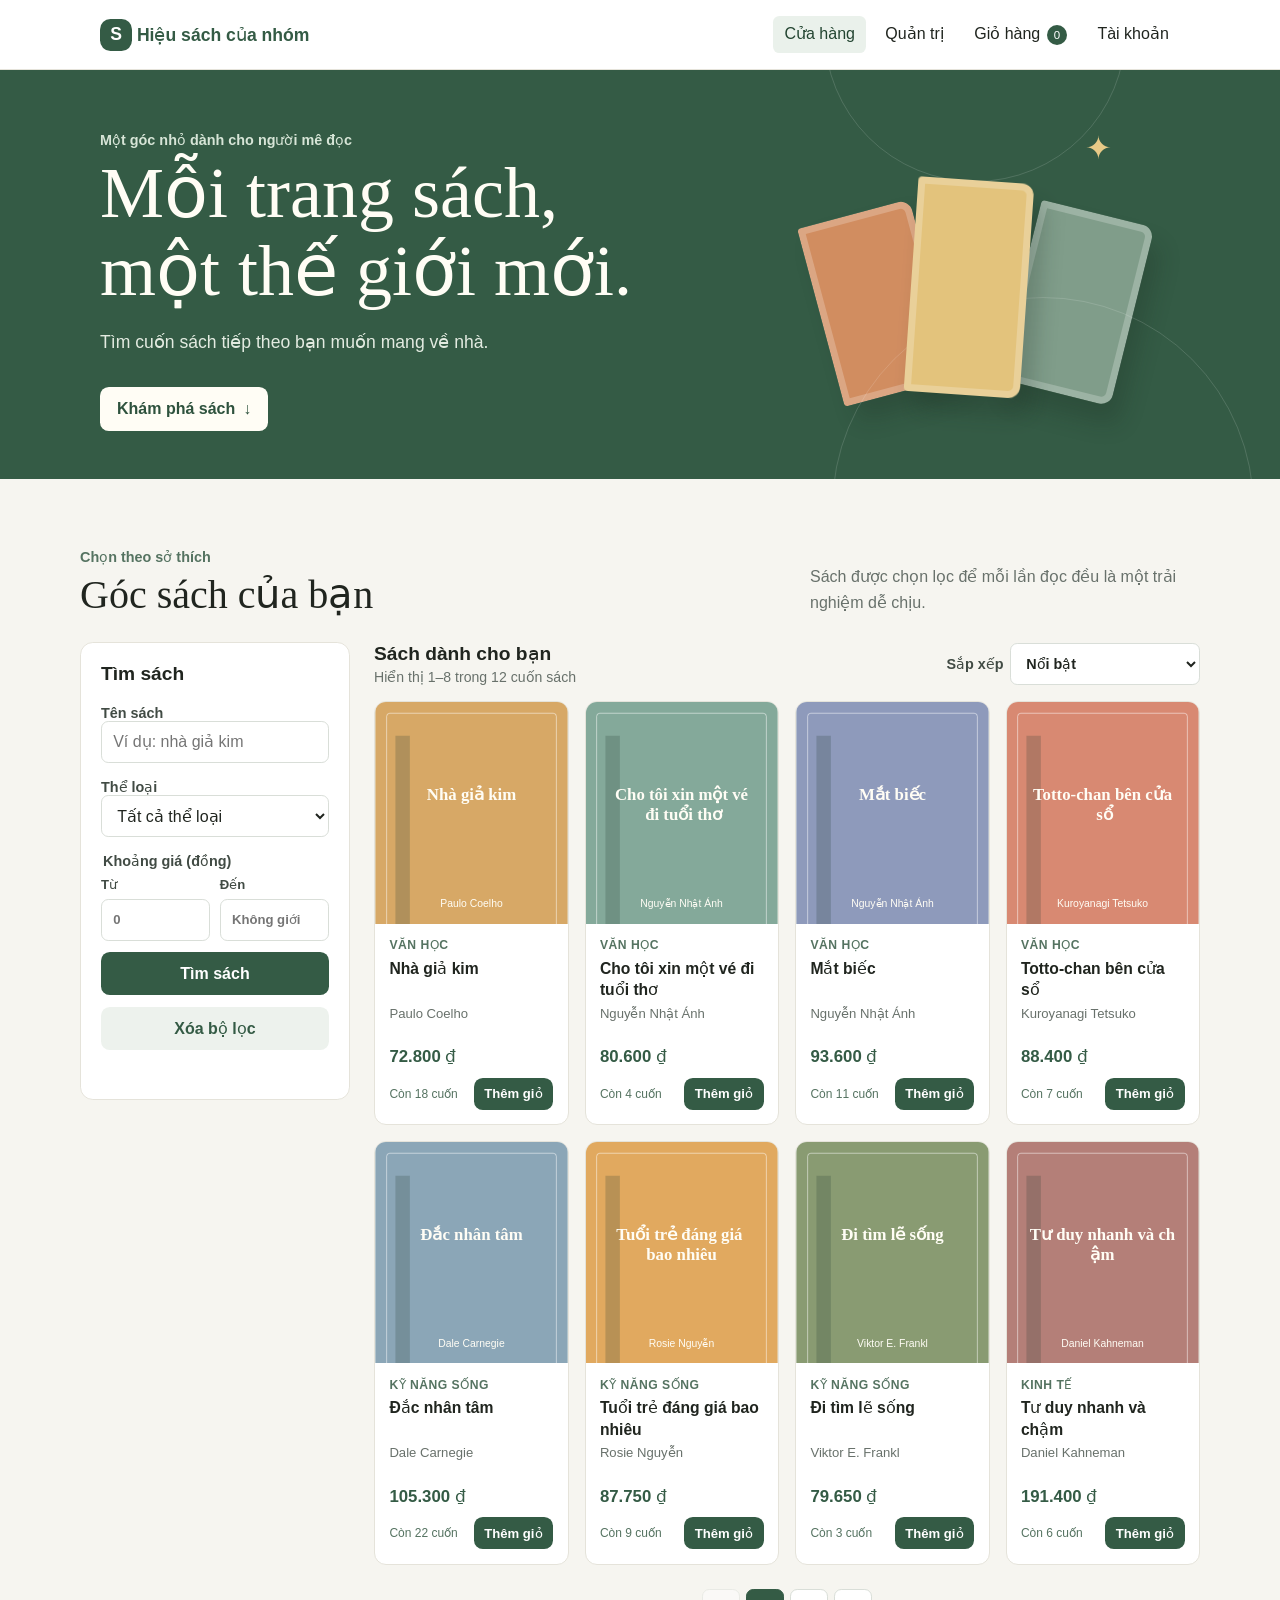
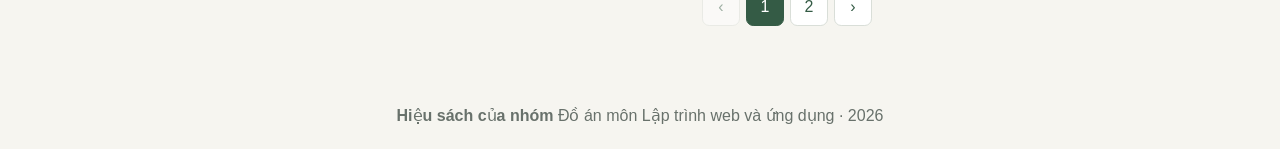
<file: index.html>
<!doctype html>
<html lang="vi">
<head>
  <meta charset="utf-8">
  <meta name="viewport" content="width=device-width, initial-scale=1">
  <meta name="description" content="Khám phá sách hay, tìm theo thể loại và chọn cuốn sách phù hợp tại hiệu sách của nhóm.">
  <title>Cửa hàng sách | Hiệu sách của nhóm</title>
  <link rel="stylesheet" href="css/styles.css">
  <script src="js/data.js" defer></script>
  <script src="js/storage.js" defer></script>
  <script src="js/app.js" defer></script>
  <script src="js/storefront.js" defer></script>
</head>
<body>
  <header class="site-header">
    <a class="brand" href="index.html"><span class="brand-mark" aria-hidden="true">S</span> Hiệu sách của nhóm</a>
    <nav aria-label="Điều hướng chính">
      <a href="index.html" aria-current="page">Cửa hàng</a>
      <a href="admin.html">Quản trị</a>
      <a href="cart.html">Giỏ hàng <span class="cart-count" data-cart-count>0</span></a>
      <a href="account.html">Tài khoản</a>
    </nav>
  </header>
  <main>
    <section class="store-hero">
      <div class="store-hero__content">
        <p class="eyebrow">Một góc nhỏ dành cho người mê đọc</p>
        <h1>Mỗi trang sách,<br>một thế giới mới.</h1>
        <p>Tìm cuốn sách tiếp theo bạn muốn mang về nhà.</p>
        <a class="button button--light" href="#book-list">Khám phá sách <span aria-hidden="true">↓</span></a>
      </div>
      <div class="store-hero__art" aria-hidden="true">
        <span class="hero-book hero-book--one"></span>
        <span class="hero-book hero-book--two"></span>
        <span class="hero-book hero-book--three"></span>
        <span class="hero-spark">✦</span>
      </div>
    </section>

    <section class="page store-content" id="book-list">
      <div class="section-heading">
        <div>
          <p class="eyebrow">Chọn theo sở thích</p>
          <h2>Góc sách của bạn</h2>
        </div>
        <p class="muted">Sách được chọn lọc để mỗi lần đọc đều là một trải nghiệm dễ chịu.</p>
      </div>

      <div class="catalog-layout">
        <aside class="filter-panel panel" aria-labelledby="filter-title">
          <h2 id="filter-title">Tìm sách</h2>
          <form id="catalog-search">
            <label for="search-name">Tên sách</label>
            <input id="search-name" name="name" type="search" placeholder="Ví dụ: nhà giả kim">

            <label for="search-category">Thể loại</label>
            <select id="search-category" name="category">
              <option value="">Tất cả thể loại</option>
            </select>

            <fieldset class="price-fields">
              <legend>Khoảng giá (đồng)</legend>
              <div class="price-fields__row">
                <label for="price-min">Từ
                  <input id="price-min" name="minPrice" type="number" min="0" step="1000" inputmode="numeric" placeholder="0">
                </label>
                <label for="price-max">Đến
                  <input id="price-max" name="maxPrice" type="number" min="0" step="1000" inputmode="numeric" placeholder="Không giới hạn">
                </label>
              </div>
            </fieldset>
            <button class="button button--primary button--full" type="submit">Tìm sách</button>
            <button class="button button--quiet button--full" id="clear-search" type="button">Xóa bộ lọc</button>
            <p class="form-message" id="search-message" role="status" aria-live="polite"></p>
          </form>
        </aside>

        <section class="catalog-results" aria-labelledby="results-title">
          <div class="catalog-toolbar">
            <div>
              <h2 id="results-title">Sách dành cho bạn</h2>
              <p class="muted" id="result-count" aria-live="polite"></p>
            </div>
            <label class="sort-control" for="sort-books">Sắp xếp
              <select id="sort-books">
                <option value="featured">Nổi bật</option>
                <option value="price-asc">Giá thấp đến cao</option>
                <option value="price-desc">Giá cao đến thấp</option>
                <option value="title-asc">Tên A–Z</option>
              </select>
            </label>
          </div>
          <div class="book-grid" id="book-grid" aria-live="polite"></div>
          <nav class="pagination" id="pagination" aria-label="Phân trang danh sách sách"></nav>
          <p class="empty-state" id="empty-state" hidden>Không tìm thấy sách phù hợp. Hãy thử đổi từ khóa hoặc bộ lọc.</p>
          <p class="form-message" id="catalog-error" role="alert" hidden></p>
        </section>
      </div>
    </section>
  </main>
  <footer class="site-footer">
    <strong>Hiệu sách của nhóm</strong>
    <span>Đồ án môn Lập trình web và ứng dụng · <span data-current-year></span></span>
  </footer>

  <dialog class="book-dialog" id="book-dialog" aria-labelledby="dialog-title">
    <form method="dialog" class="dialog-close-form">
      <button class="dialog-close" aria-label="Đóng chi tiết sách">×</button>
    </form>
    <div id="book-details"></div>
  </dialog>
</body>
</html>
</file>
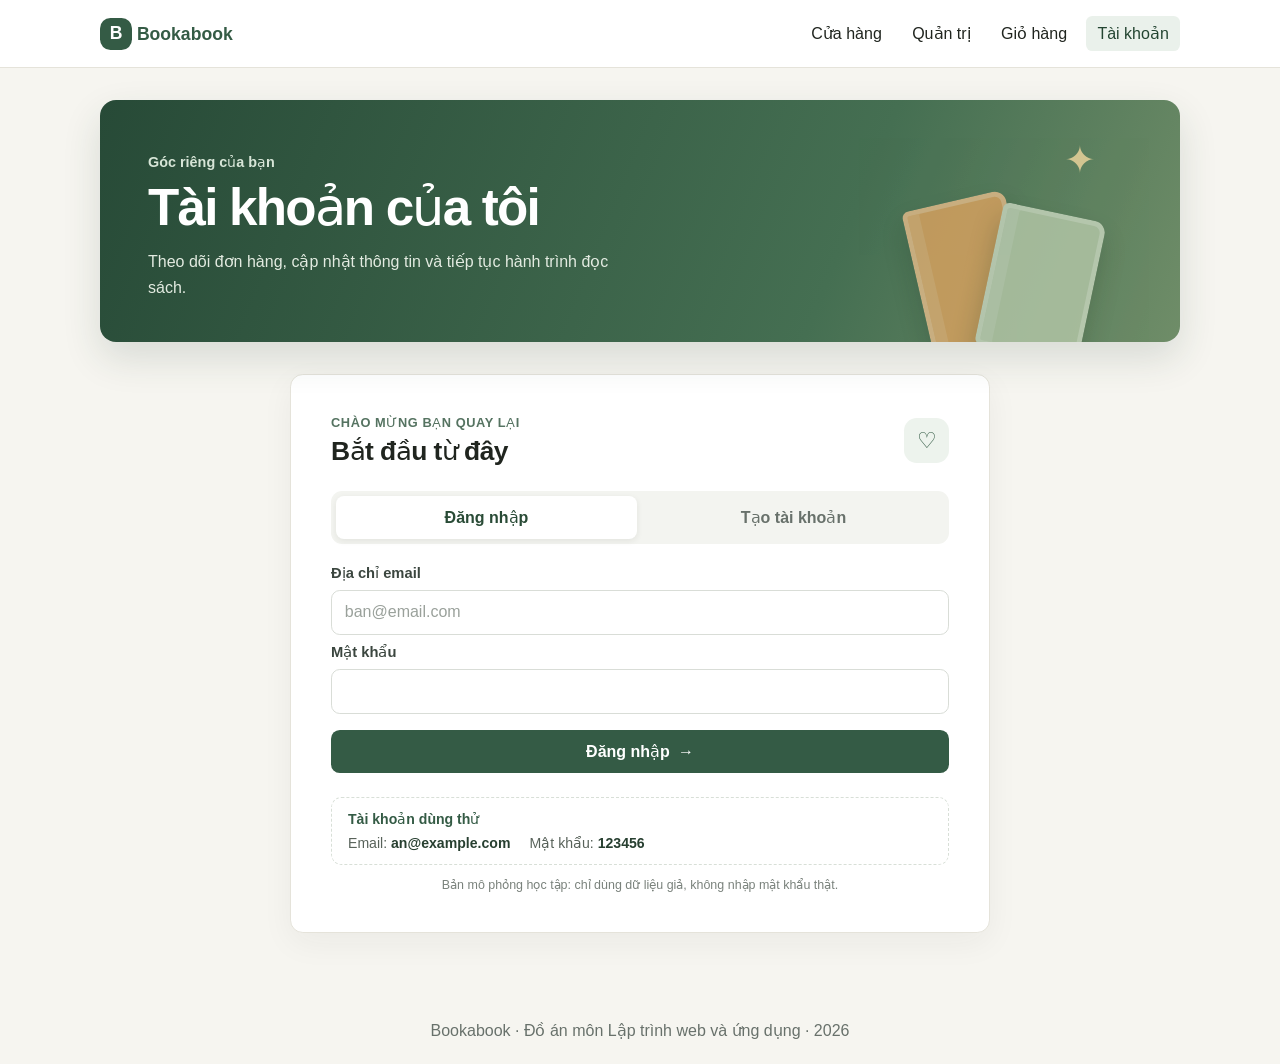
<file: account.html>
<!doctype html>
<!-- Trang tài khoản khách hàng; dùng css/styles.css và các JS chung cùng js/account.js.
     Chia sẻ dữ liệu qua js/storage.js với index.html, cart.html và admin.html. -->
<html lang="vi">
<head>
  <meta charset="utf-8">
  <meta name="viewport" content="width=device-width, initial-scale=1">
  <meta name="description" content="Đăng nhập, quản lý hồ sơ và xem lịch sử mua sách của bạn tại Bookabook.">
  <title>Tài khoản | Bookabook</title>
  <link rel="stylesheet" href="css/styles.css">
  <script src="js/data.js" defer></script>
  <script src="js/storage.js" defer></script>
  <script src="js/app.js" defer></script>
  <script src="js/account.js" defer></script>
</head>
<body>
  <header class="site-header">
    <a class="brand" href="index.html"><span class="brand-mark" aria-hidden="true">B</span> Bookabook</a>
    <nav aria-label="Điều hướng chính">
      <a href="index.html">Cửa hàng</a>
      <a href="admin.html">Quản trị</a>
      <a href="cart.html">Giỏ hàng</a>
      <a href="account.html" aria-current="page">Tài khoản</a>
    </nav>
  </header>

  <main class="account-page">
    <section class="account-hero" aria-labelledby="account-title">
      <div>
        <p class="eyebrow">Góc riêng của bạn</p>
        <h1 id="account-title">Tài khoản của tôi</h1>
        <p>Theo dõi đơn hàng, cập nhật thông tin và tiếp tục hành trình đọc sách.</p>
      </div>
      <div class="account-hero__art" aria-hidden="true">
        <span class="account-hero__book account-hero__book--one"></span>
        <span class="account-hero__book account-hero__book--two"></span>
        <span class="account-hero__spark">✦</span>
      </div>
    </section>

    <p class="account-alert" data-storage-error role="alert" hidden></p>

    <section class="account-auth panel" data-auth-view aria-labelledby="auth-heading">
      <div class="account-section-heading">
        <div>
          <p class="eyebrow">Chào mừng bạn quay lại</p>
          <h2 id="auth-heading">Bắt đầu từ đây</h2>
        </div>
        <span class="account-lock" aria-hidden="true">♡</span>
      </div>
      <div class="account-auth__tabs" role="group" aria-label="Chọn hình thức tài khoản">
        <button class="account-auth__tab is-active" type="button" data-auth-mode="login" aria-pressed="true">Đăng nhập</button>
        <button class="account-auth__tab" type="button" data-auth-mode="register" aria-pressed="false">Tạo tài khoản</button>
      </div>
      <p class="account-message" data-auth-message role="status" aria-live="polite"></p>

      <form class="account-form" data-login-form>
        <label for="login-email">Địa chỉ email</label>
        <input id="login-email" name="email" type="email" autocomplete="email" placeholder="ban@email.com" required>
        <label for="login-password">Mật khẩu</label>
        <input id="login-password" name="password" type="password" autocomplete="current-password" required>
        <button class="button button--primary button--full" type="submit">Đăng nhập <span aria-hidden="true">→</span></button>
      </form>

      <form class="account-form" data-register-form hidden>
        <div class="account-form__grid">
          <label for="register-name">Họ và tên
            <input id="register-name" name="name" type="text" autocomplete="name" minlength="2" maxlength="80" placeholder="Nguyễn Văn An" required>
          </label>
          <label for="register-phone">Số điện thoại
            <input id="register-phone" name="phone" type="tel" autocomplete="tel" inputmode="numeric" placeholder="0901234567" required>
          </label>
          <label class="account-form__wide" for="register-email">Địa chỉ email
            <input id="register-email" name="email" type="email" autocomplete="email" maxlength="120" placeholder="ban@email.com" required>
          </label>
          <label for="register-password">Mật khẩu <span class="muted">(ít nhất 6 ký tự)</span>
            <input id="register-password" name="password" type="password" autocomplete="new-password" minlength="6" required>
          </label>
          <label for="register-confirm">Nhập lại mật khẩu
            <input id="register-confirm" name="confirmPassword" type="password" autocomplete="new-password" minlength="6" required>
          </label>
        </div>
        <button class="button button--primary button--full" type="submit">Tạo tài khoản miễn phí <span aria-hidden="true">→</span></button>
      </form>

      <div class="account-demo">
        <strong>Tài khoản dùng thử</strong>
        <span>Email: <code>an@example.com</code></span>
        <span>Mật khẩu: <code>123456</code></span>
      </div>
      <p class="account-disclaimer">Bản mô phỏng học tập: chỉ dùng dữ liệu giả, không nhập mật khẩu thật.</p>
    </section>

    <section class="account-dashboard" data-dashboard-view hidden aria-label="Thông tin tài khoản">
      <div class="account-welcome panel">
        <div class="account-welcome__identity">
          <span class="account-avatar" data-account-avatar aria-hidden="true">B</span>
          <div>
            <p class="eyebrow">Rất vui được gặp bạn</p>
            <h2>Xin chào, <span data-account-name></span>!</h2>
            <p class="muted">Tài khoản của bạn đang hoạt động bình thường.</p>
          </div>
        </div>
        <button class="button button--quiet" type="button" data-logout>Đăng xuất</button>
      </div>

      <div class="account-stats" aria-label="Tóm tắt hoạt động">
        <article class="account-stat panel">
          <span class="account-stat__icon" aria-hidden="true">▤</span>
          <span class="account-stat__label">Đơn hàng</span>
          <strong data-order-count>0</strong>
        </article>
        <article class="account-stat panel">
          <span class="account-stat__icon account-stat__icon--gold" aria-hidden="true">✦</span>
          <span class="account-stat__label">Tổng chi tiêu</span>
          <strong data-order-spending>0 ₫</strong>
        </article>
      </div>

      <div class="account-columns">
        <section class="panel account-profile" aria-labelledby="profile-heading">
          <div class="account-section-heading">
            <div>
              <p class="eyebrow">Hồ sơ cá nhân</p>
              <h2 id="profile-heading">Thông tin của bạn</h2>
            </div>
            <span class="account-section-icon" aria-hidden="true">⌁</span>
          </div>
          <p class="account-message" data-profile-message role="status" aria-live="polite"></p>
          <form class="account-form" data-profile-form>
            <label for="profile-name">Họ và tên
              <input id="profile-name" name="name" type="text" autocomplete="name" minlength="2" maxlength="80" required>
            </label>
            <label for="profile-email">Địa chỉ email
              <input id="profile-email" name="email" type="email" autocomplete="email" maxlength="120" required>
            </label>
            <label for="profile-phone">Số điện thoại
              <input id="profile-phone" name="phone" type="tel" autocomplete="tel" inputmode="numeric" required>
            </label>
            <button class="button button--primary" type="submit">Lưu thay đổi</button>
          </form>
        </section>

        <section class="panel account-orders" aria-labelledby="orders-heading">
          <div class="account-section-heading">
            <div>
              <p class="eyebrow">Những cuốn sách đã chọn</p>
              <h2 id="orders-heading">Lịch sử đơn hàng</h2>
            </div>
            <a class="account-orders__shop" href="index.html">Mua sách <span aria-hidden="true">↗</span></a>
          </div>
          <div class="account-order-list" data-order-list></div>
        </section>
      </div>
    </section>
  </main>

  <footer class="site-footer">Bookabook · Đồ án môn Lập trình web và ứng dụng · <span data-current-year></span></footer>
</body>
</html>
</file>
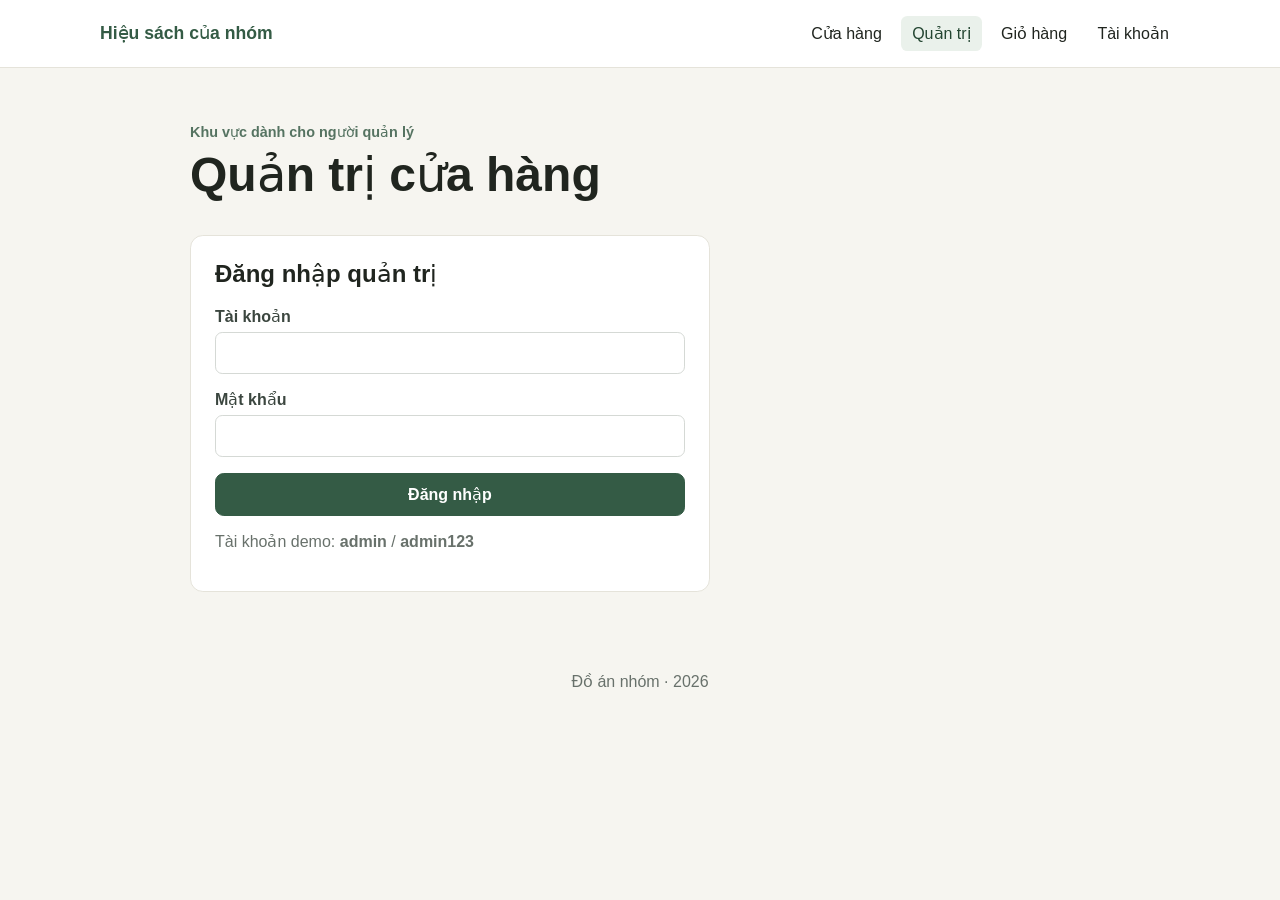
<file: admin.html>
<!doctype html>
<html lang="vi">
<head>
  <meta charset="utf-8">
  <meta name="viewport" content="width=device-width, initial-scale=1">
  <title>Quản trị | Hiệu sách của nhóm</title>
  <link rel="stylesheet" href="css/styles.css">
  <script src="js/data.js" defer></script>
  <script src="js/storage.js" defer></script>
  <script src="js/app.js" defer></script>
  <script src="js/admin.js" defer></script>
  <script src="js/admin-catalog.js" defer></script>
</head>
<body>
  <header class="site-header">
    <a class="brand" href="index.html">Hiệu sách của nhóm</a>
    <nav aria-label="Điều hướng chính">
      <a href="index.html">Cửa hàng</a>
      <a href="admin.html" aria-current="page">Quản trị</a>
      <a href="cart.html">Giỏ hàng</a>
      <a href="account.html">Tài khoản</a>
    </nav>
  </header>
  <main class="page">
    <p class="eyebrow">Khu vực dành cho người quản lý</p>
    <h1>Quản trị cửa hàng</h1>
    <p class="form-message form-message--error" data-storage-error role="alert" hidden></p>
    <div id="admin-app"></div>
    <div id="catalog-admin" class="admin-catalog-mount" hidden></div>
  </main>
  <footer class="site-footer">Đồ án nhóm · <span data-current-year></span></footer>
</body>
</html>
</file>
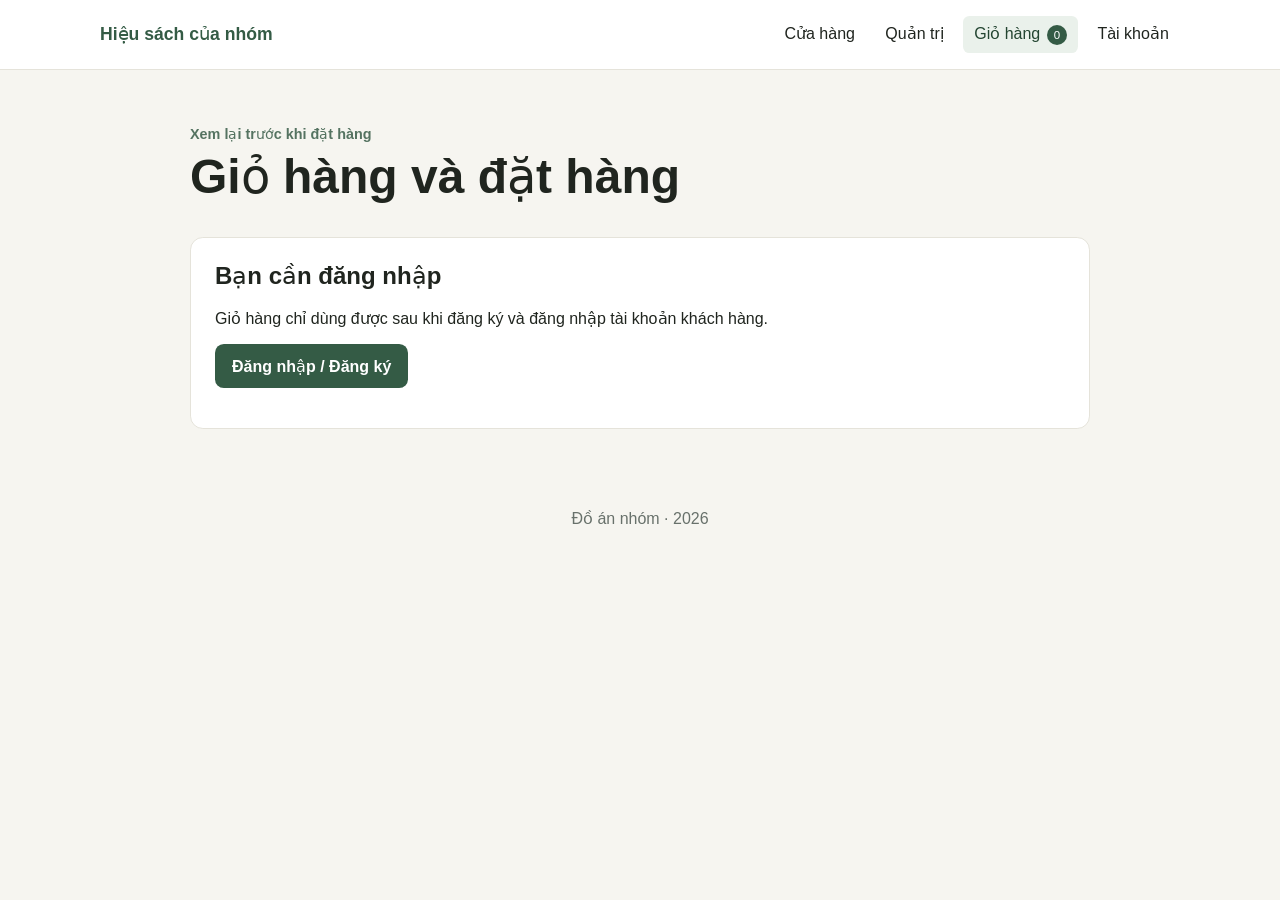
<file: cart.html>
<!doctype html>
<html lang="vi">
<head>
  <meta charset="utf-8">
  <meta name="viewport" content="width=device-width, initial-scale=1">
  <title>Giỏ hàng | Hiệu sách của nhóm</title>
  <link rel="stylesheet" href="css/styles.css">
  <link rel="stylesheet" href="css/cart.css">
  <script src="js/data.js" defer></script>
  <script src="js/storage.js" defer></script>
  <script src="js/app.js" defer></script>
  <script src="js/cart.js" defer></script>
</head>
<body>
  <header class="site-header">
    <a class="brand" href="index.html">Hiệu sách của nhóm</a>
    <nav aria-label="Điều hướng chính">
      <a href="index.html">Cửa hàng</a>
      <a href="admin.html">Quản trị</a>
      <a href="cart.html" aria-current="page">Giỏ hàng <span class="cart-count" data-cart-count>0</span></a>
      <a href="account.html">Tài khoản</a>
    </nav>
  </header>
  <main class="page">
    <p class="eyebrow">Xem lại trước khi đặt hàng</p>
    <h1>Giỏ hàng và đặt hàng</h1>
    <p class="form-message form-message--error" data-storage-error role="alert" hidden></p>
    <div id="cart-alert" role="alert" hidden></div>

    <!-- Chưa đăng nhập hoặc tài khoản bị khóa -->
    <section class="panel" id="login-required" hidden>
      <h2 id="login-title">Bạn cần đăng nhập</h2>
      <p id="login-text">Giỏ hàng chỉ dùng được sau khi đăng ký và đăng nhập tài khoản khách hàng.</p>
      <p><a class="button button--primary" href="account.html">Đăng nhập / Đăng ký</a></p>
    </section>

    <div id="cart-app" hidden>
      <div class="tabs" role="tablist">
        <button type="button" role="tab" class="active" data-tab="checkout">Giỏ hàng</button>
        <button type="button" role="tab" data-tab="orders">Đơn hàng đã mua</button>
      </div>

      <section id="tab-checkout">
        <ol class="steps" id="steps">
          <li class="active">Giỏ hàng</li>
          <li>Giao hàng và thanh toán</li>
          <li>Xem lại đơn hàng</li>
        </ol>

        <!-- Bước 1 -->
        <section class="panel" id="step-1">
          <h2>Sản phẩm trong giỏ</h2>
          <p id="cart-empty" hidden>Giỏ hàng đang trống. <a href="index.html">Chọn sách để mua</a>.</p>
          <div class="table-wrap" id="cart-table">
            <table class="data-table">
              <thead><tr><th>Sách</th><th>Đơn giá</th><th>Số lượng</th><th>Thành tiền</th><th></th></tr></thead>
              <tbody id="cart-body"></tbody>
            </table>
          </div>
          <p class="total-line">Tổng cộng: <strong id="cart-total">0 ₫</strong></p>
          <div class="actions">
            <a class="button button--light" href="index.html">Tiếp tục mua sắm</a>
            <button type="button" class="button button--primary" id="to-checkout">Nhập thông tin giao hàng</button>
          </div>
        </section>

        <!-- Bước 2 -->
        <form class="panel" id="step-2" novalidate hidden>
          <h2>Địa chỉ nhận hàng</h2>
          <div id="addr-list"></div>
          <label class="choice"><input type="radio" name="addr" value="new"> Nhập địa chỉ giao hàng mới</label>
          <div id="new-addr" class="grid" hidden>
            <label class="field">Họ tên người nhận <input id="recvName" autocomplete="name"><small class="error"></small></label>
            <label class="field">Số điện thoại <input id="recvPhone" type="tel" inputmode="tel" autocomplete="tel" placeholder="0901234567"><small class="error"></small></label>
            <label class="field">Tỉnh / Thành phố
              <select id="city">
                <option value="">-- Chọn --</option>
                <option>TP. Hồ Chí Minh</option><option>Hà Nội</option><option>Đà Nẵng</option>
                <option>Cần Thơ</option><option>Tỉnh khác</option>
              </select><small class="error"></small></label>
            <label class="field">Quận / Huyện <input id="district"><small class="error"></small></label>
            <label class="field">Phường / Xã <input id="ward"><small class="error"></small></label>
            <label class="field">Số nhà, tên đường <input id="street" autocomplete="street-address"><small class="error"></small></label>
          </div>

          <h2>Phương thức thanh toán</h2>
          <label class="choice"><input type="radio" name="pay" value="cash" checked> Tiền mặt khi nhận hàng</label>
          <label class="choice"><input type="radio" name="pay" value="transfer"> Chuyển khoản ngân hàng</label>
          <div class="note" id="pay-transfer" hidden>
            Chuyển đến: <strong>NH Demo – STK 0123456789 – Hiệu sách của nhóm</strong>. Nội dung: mã đơn hàng (hiển thị sau khi đặt).
          </div>
          <label class="choice"><input type="radio" name="pay" value="online"> Thanh toán trực tuyến</label>
          <div class="note" id="pay-online" hidden>
            <label class="field">Chọn hình thức
              <select id="onlineMethod">
                <option value="">-- Chọn --</option><option>Thẻ ATM nội địa</option>
                <option>Thẻ Visa / Mastercard</option><option>Ví MoMo</option><option>ZaloPay</option>
              </select><small class="error"></small></label>
            <small>Đây là bản mô phỏng, không trừ tiền thật.</small>
          </div>
          <div class="actions">
            <button type="button" class="button button--light" id="back-1">Quay lại giỏ hàng</button>
            <button type="submit" class="button button--primary">Xem lại đơn hàng</button>
          </div>
        </form>

        <!-- Bước 3 -->
        <section class="panel" id="step-3" hidden>
          <h2>Xem lại đơn hàng</h2>
          <div id="review"></div>
          <div class="actions">
            <button type="button" class="button button--light" id="back-2">Sửa thông tin</button>
            <button type="button" class="button button--primary" id="place-order">Xác nhận đặt hàng</button>
          </div>
        </section>

        <!-- Hoàn tất -->
        <section class="panel" id="step-done" hidden>
          <h2>Đặt hàng thành công</h2>
          <p id="done-text"></p>
          <div class="actions">
            <a class="button button--light" href="index.html">Tiếp tục mua sắm</a>
            <button type="button" class="button button--primary" id="see-orders">Xem đơn hàng đã mua</button>
          </div>
        </section>
      </section>

      <section class="panel" id="tab-orders" hidden>
        <h2>Đơn hàng đã mua</h2>
        <div id="orders-list"></div>
      </section>
    </div>
  </main>
  <footer class="site-footer">Đồ án nhóm · <span data-current-year></span></footer>
</body>
</html>
</file>
<file: css/styles.css>
﻿:root {
  color-scheme: light;
  font-family: "Segoe UI", Arial, sans-serif;
  color: #20251f;
  background: #f6f5f0;
  font-synthesis: none;
  text-rendering: optimizeLegibility;
}

* {
  box-sizing: border-box;
}

body {
  min-width: 320px;
  min-height: 100vh;
  margin: 0;
}

a {
  color: inherit;
}

.site-header {
  display: flex;
  flex-wrap: wrap;
  align-items: center;
  justify-content: space-between;
  gap: 1rem;
  padding: 1rem max(1.25rem, calc((100% - 1080px) / 2));
  background: #fff;
  border-bottom: 1px solid #e5e3da;
}

.brand {
  color: #345b45;
  font-size: 1.1rem;
  font-weight: 700;
  text-decoration: none;
}

nav {
  display: flex;
  flex-wrap: wrap;
  gap: 0.5rem;
}

nav a {
  padding: 0.5rem 0.7rem;
  border-radius: 0.4rem;
  text-decoration: none;
}

nav a:hover,
nav a[aria-current="page"] {
  color: #234531;
  background: #eaf1eb;
}

.page {
  width: min(100% - 2rem, 900px);
  margin: 3.5rem auto;
}

.eyebrow {
  margin-bottom: 0.4rem;
  color: #557361;
  font-size: 0.9rem;
  font-weight: 600;
}

h1 {
  margin-top: 0;
  font-size: clamp(2rem, 5vw, 3rem);
}

.panel {
  padding: 1.5rem;
  border: 1px solid #e5e3da;
  border-radius: 0.8rem;
  background: #fff;
}

.panel h2 {
  margin-top: 0;
}

.muted {
  color: #68716b;
}

.site-footer {
  padding: 1.5rem;
  color: #68716b;
  text-align: center;
}

.brand-mark {
  display: inline-grid;
  width: 2rem;
  height: 2rem;
  place-items: center;
  border-radius: 0.65rem;
  color: #fff;
  background: #345b45;
}

.store-hero {
  position: relative;
  display: flex;
  min-height: 390px;
  overflow: hidden;
  align-items: center;
  justify-content: space-between;
  padding: 3rem max(1.25rem, calc((100% - 1080px) / 2));
  color: #fffdf5;
  background: #345b45;
}

.store-hero::before,
.store-hero::after {
  position: absolute;
  width: 300px;
  height: 300px;
  border: 1px solid rgb(255 255 255 / 14%);
  border-radius: 50%;
  content: "";
}

.store-hero::before {
  top: -190px;
  right: 12%;
}

.store-hero::after {
  right: 2%;
  bottom: -240px;
  width: 420px;
  height: 420px;
}

.store-hero__content {
  z-index: 1;
  max-width: 560px;
}

.store-hero .eyebrow {
  color: #d7e5d7;
}

.store-hero h1 {
  margin-bottom: 1rem;
  font-family: Georgia, "Times New Roman", serif;
  font-size: clamp(2.6rem, 6vw, 4.5rem);
  font-weight: 500;
  line-height: 1.08;
}

.store-hero__content > p:not(.eyebrow) {
  max-width: 430px;
  color: #e3ebe1;
  font-size: 1.1rem;
  line-height: 1.7;
}

.button {
  display: inline-flex;
  min-height: 2.7rem;
  align-items: center;
  justify-content: center;
  gap: 0.5rem;
  padding: 0.65rem 1rem;
  border: 1px solid transparent;
  border-radius: 0.55rem;
  font: inherit;
  font-weight: 650;
  text-decoration: none;
  cursor: pointer;
  transition: background-color 140ms ease, transform 140ms ease;
}

.button:hover:not(:disabled) {
  transform: translateY(-1px);
}

.button:focus-visible,
input:focus-visible,
select:focus-visible,
textarea:focus-visible,
.text-button:focus-visible,
.book-card__cover:focus-visible,
.pagination__button:focus-visible {
  outline: 3px solid #d6a64f;
  outline-offset: 2px;
}

.button:disabled {
  cursor: not-allowed;
  opacity: 0.55;
}

.button--light {
  margin-top: 0.75rem;
  color: #2e523d;
  background: #fffdf5;
}

.button--primary {
  color: #fff;
  background: #345b45;
}

.button--primary:hover:not(:disabled) {
  background: #284936;
}

.button--quiet {
  color: #345b45;
  background: #edf2ed;
}

.button--danger {
  color: #8d3434;
  background: #fff0ef;
}

.button--small {
  min-height: 2rem;
  padding: 0.35rem 0.6rem;
  font-size: 0.82rem;
}

.button--full {
  width: 100%;
  margin-top: 0.7rem;
}

.store-hero__art {
  position: relative;
  width: 330px;
  height: 290px;
  margin-right: 4%;
}

.hero-book {
  position: absolute;
  bottom: 24px;
  display: block;
  width: 116px;
  height: 184px;
  border: 7px solid rgb(255 255 255 / 22%);
  border-radius: 4px 12px 12px 4px;
  box-shadow: 12px 18px 22px rgb(22 37 27 / 22%);
}

.hero-book--one {
  left: 12px;
  transform: rotate(-15deg);
  background: #d18d60;
}

.hero-book--two {
  left: 104px;
  z-index: 1;
  height: 215px;
  transform: rotate(4deg);
  background: #e3c37c;
}

.hero-book--three {
  right: 3px;
  transform: rotate(14deg);
  background: #809d8a;
}

.hero-spark {
  position: absolute;
  top: 0;
  right: 25px;
  color: #e8ca87;
  font-size: 2rem;
}

.store-content {
  width: min(100% - 2rem, 1120px);
  margin: 3.5rem auto;
}

.section-heading {
  display: flex;
  align-items: end;
  justify-content: space-between;
  gap: 1.5rem;
  margin-bottom: 1.5rem;
}

.section-heading h2 {
  margin: 0;
  font-family: Georgia, "Times New Roman", serif;
  font-size: clamp(1.8rem, 4vw, 2.5rem);
  font-weight: 500;
}

.section-heading > p {
  max-width: 390px;
  margin-bottom: 0.2rem;
  line-height: 1.6;
}

.catalog-layout {
  display: grid;
  grid-template-columns: minmax(220px, 270px) minmax(0, 1fr);
  align-items: start;
  gap: 1.5rem;
}

.filter-panel {
  position: sticky;
  top: 1rem;
  padding: 1.25rem;
}

.filter-panel h2 {
  margin-bottom: 1.2rem;
  font-size: 1.2rem;
}

.filter-panel label,
.admin-form label,
.sort-control {
  display: grid;
  gap: 0.4rem;
  color: #414b44;
  font-size: 0.9rem;
  font-weight: 600;
}

.filter-panel input,
.filter-panel select,
.admin-form input,
.admin-form select,
.admin-form textarea,
.sort-control select,
.table-input {
  width: 100%;
  min-height: 2.65rem;
  padding: 0.6rem 0.7rem;
  border: 1px solid #d9ded8;
  border-radius: 0.45rem;
  color: #20251f;
  background: #fff;
  font: inherit;
}

.filter-panel form > label {
  margin-top: 1rem;
}

.price-fields {
  min-width: 0;
  margin: 1rem 0 0;
  padding: 0;
  border: 0;
}

.price-fields legend {
  margin-bottom: 0.5rem;
  color: #414b44;
  font-size: 0.9rem;
  font-weight: 600;
}

.price-fields__row {
  display: grid;
  grid-template-columns: 1fr 1fr;
  gap: 0.6rem;
}

.price-fields__row label {
  font-size: 0.82rem;
}

.price-fields__row input {
  min-width: 0;
}

.catalog-toolbar {
  display: flex;
  align-items: end;
  justify-content: space-between;
  gap: 1rem;
  margin-bottom: 1rem;
}

.catalog-toolbar h2 {
  margin: 0 0 0.25rem;
  font-size: 1.2rem;
}

.catalog-toolbar .muted {
  margin: 0;
  font-size: 0.88rem;
}

.sort-control {
  grid-template-columns: auto minmax(130px, 190px);
  align-items: center;
}

.book-grid {
  display: grid;
  grid-template-columns: repeat(4, minmax(0, 1fr));
  gap: 1rem;
}

.book-card {
  min-width: 0;
  overflow: hidden;
  border: 1px solid #e5e3da;
  border-radius: 0.75rem;
  background: #fff;
  transition: box-shadow 150ms ease, transform 150ms ease;
}

.book-card:hover {
  transform: translateY(-3px);
  box-shadow: 0 12px 28px rgb(32 37 31 / 9%);
}

.book-card__cover {
  display: grid;
  width: 100%;
  aspect-ratio: 4 / 4.6;
  place-items: center;
  overflow: hidden;
  padding: 0;
  border: 0;
  background: #e9eee8;
  cursor: pointer;
}

.book-card__cover img {
  width: 100%;
  height: 100%;
  object-fit: cover;
}

.book-cover-fallback {
  display: grid;
  width: 70%;
  height: 82%;
  place-items: center;
  border-radius: 0.3rem 0.7rem 0.7rem 0.3rem;
  color: #fff;
  background: #345b45;
  font-family: Georgia, serif;
  font-size: 3rem;
  box-shadow: 8px 8px 12px rgb(0 0 0 / 15%);
}

.book-card__body {
  padding: 0.9rem;
}

.book-card__category {
  margin: 0 0 0.35rem;
  color: #557361;
  font-size: 0.76rem;
  font-weight: 700;
  text-transform: uppercase;
  letter-spacing: 0.04em;
}

.book-card h3 {
  min-height: 2.7em;
  margin: 0;
  font-size: 0.98rem;
  line-height: 1.35;
}

.text-button {
  padding: 0;
  border: 0;
  color: #20251f;
  background: transparent;
  font: inherit;
  font-weight: 700;
  text-align: left;
  cursor: pointer;
}

.text-button:hover {
  color: #345b45;
}

.book-card__author {
  min-height: 2.3em;
  margin: 0.35rem 0;
  color: #68716b;
  font-size: 0.82rem;
}

.book-card__price {
  margin: 0.65rem 0;
  color: #345b45;
  font-size: 1.05rem;
  font-weight: 750;
}

.book-card__footer {
  display: flex;
  align-items: center;
  justify-content: space-between;
  gap: 0.4rem;
}

.stock-label {
  color: #557361;
  font-size: 0.75rem;
}

.stock-label--out {
  color: #9c3d37;
}

.pagination {
  display: flex;
  justify-content: center;
  gap: 0.4rem;
  margin-top: 1.5rem;
}

.pagination__button {
  min-width: 2.35rem;
  min-height: 2.35rem;
  padding: 0.4rem;
  border: 1px solid #d9ded8;
  border-radius: 0.45rem;
  color: #345b45;
  background: #fff;
  font: inherit;
  cursor: pointer;
}

.pagination__button:disabled {
  opacity: 0.45;
  cursor: not-allowed;
}

.pagination__button.is-current {
  border-color: #345b45;
  color: #fff;
  background: #345b45;
}

.empty-state {
  padding: 2rem;
  border: 1px dashed #cbd4cb;
  border-radius: 0.65rem;
  color: #68716b;
  background: #fff;
  text-align: center;
}

.form-message {
  min-height: 1.25rem;
  margin: 0.6rem 0 0;
  color: #345b45;
  font-size: 0.88rem;
}

.form-message--error {
  color: #a33e36;
}

.cart-count {
  display: inline-grid;
  min-width: 1.25rem;
  height: 1.25rem;
  place-items: center;
  margin-left: 0.15rem;
  padding: 0 0.25rem;
  border-radius: 999px;
  color: #fff;
  background: #345b45;
  font-size: 0.72rem;
}

.book-dialog {
  width: min(780px, calc(100% - 2rem));
  max-height: min(90vh, 760px);
  padding: 1.5rem;
  border: 0;
  border-radius: 0.9rem;
  color: #20251f;
  background: #fff;
  box-shadow: 0 24px 80px rgb(0 0 0 / 25%);
}

.book-dialog::backdrop {
  background: rgb(22 30 24 / 60%);
}

.dialog-close-form {
  display: flex;
  justify-content: end;
}

.dialog-close {
  width: 2rem;
  height: 2rem;
  border: 0;
  border-radius: 50%;
  color: #345b45;
  background: #edf2ed;
  font-size: 1.4rem;
  cursor: pointer;
}

.book-detail {
  display: grid;
  grid-template-columns: minmax(190px, 0.8fr) minmax(0, 1.2fr);
  gap: 1.5rem;
  padding: 0.5rem 0 0;
}

.book-detail__image {
  overflow: hidden;
  align-self: start;
  border-radius: 0.6rem;
  background: #e9eee8;
}

.book-detail__image img {
  display: block;
  width: 100%;
  height: auto;
}

.book-detail__content h2 {
  margin: 0.2rem 0 0.5rem;
  font-family: Georgia, "Times New Roman", serif;
  font-size: 1.8rem;
  font-weight: 500;
}

.book-detail__content > p:not(.eyebrow, .book-card__author, .book-card__price, .form-message) {
  line-height: 1.65;
}

.book-specs {
  margin: 1rem 0;
  border-top: 1px solid #e5e3da;
}

.book-specs div {
  display: grid;
  grid-template-columns: 130px 1fr;
  gap: 0.7rem;
  padding: 0.5rem 0;
  border-bottom: 1px solid #e5e3da;
  font-size: 0.88rem;
}

.book-specs dt {
  color: #68716b;
}

.book-specs dd {
  margin: 0;
  font-weight: 600;
}

.admin-catalog-mount {
  margin-top: 1.5rem;
}

.admin-catalog {
  padding: 1.5rem;
}

.section-heading--compact {
  align-items: center;
}

.section-heading--compact h2 {
  font-size: 1.8rem;
}

.admin-tabs {
  display: flex;
  flex-wrap: wrap;
  gap: 0.4rem;
  margin: 1rem 0;
  padding-bottom: 0.7rem;
  border-bottom: 1px solid #e5e3da;
}

.admin-tab {
  padding: 0.65rem 0.9rem;
  border: 0;
  border-radius: 0.5rem;
  color: #4c5b50;
  background: #f2f4f0;
  font: inherit;
  font-weight: 650;
  cursor: pointer;
}

.admin-tab.is-active {
  color: #fff;
  background: #345b45;
}

.admin-panel-heading h3 {
  margin-bottom: 0.25rem;
}

.admin-panel-heading p {
  margin-top: 0;
  color: #68716b;
  font-size: 0.9rem;
}

.admin-form {
  margin: 1rem 0 1.4rem;
  padding: 1rem;
  border: 1px solid #e5e3da;
  border-radius: 0.65rem;
  background: #fafbf8;
}

.admin-form--inline {
  display: flex;
  flex-wrap: wrap;
  align-items: end;
  gap: 0.8rem;
}

.admin-form--inline > label {
  flex: 1 1 190px;
}

.admin-form--grid {
  display: grid;
  grid-template-columns: repeat(2, minmax(0, 1fr));
  gap: 0.8rem;
}

.admin-form__wide {
  grid-column: 1 / -1;
}

.admin-form textarea {
  resize: vertical;
}

.admin-form__actions {
  display: flex;
  flex-wrap: wrap;
  align-items: end;
  gap: 0.5rem;
}

.table-wrap {
  max-width: 100%;
  margin: 0.75rem 0 1.5rem;
  overflow-x: auto;
  border: 1px solid #e5e3da;
  border-radius: 0.55rem;
  background: #fff;
}

.data-table {
  width: 100%;
  border-collapse: collapse;
  text-align: left;
}

.data-table th,
.data-table td {
  min-width: 90px;
  padding: 0.7rem;
  border-bottom: 1px solid #e8e9e4;
  vertical-align: middle;
}

.data-table th {
  color: #4c5b50;
  background: #f3f5f1;
  font-size: 0.82rem;
  white-space: nowrap;
}

.data-table td {
  font-size: 0.88rem;
}

.data-table tbody tr:last-child td {
  border-bottom: 0;
}

.table-actions {
  display: flex;
  flex-wrap: wrap;
  gap: 0.35rem;
}

.table-book {
  display: flex;
  min-width: 190px;
  align-items: center;
  gap: 0.6rem;
}

.table-book img {
  width: 42px;
  height: 54px;
  border-radius: 0.2rem;
  object-fit: cover;
}

.table-book small {
  display: block;
  margin-top: 0.25rem;
  color: #68716b;
}

.status-pill,
.stock-alert {
  display: inline-block;
  padding: 0.25rem 0.45rem;
  border-radius: 999px;
  color: #345b45;
  background: #eaf1eb;
  font-size: 0.75rem;
  white-space: nowrap;
}

.stock-alert {
  color: #8a421f;
  background: #fff1d9;
}

.table-input {
  min-width: 95px;
  min-height: 2.15rem;
  padding: 0.4rem;
}

.image-preview img {
  display: block;
  max-width: 140px;
  max-height: 180px;
  border: 1px solid #e5e3da;
  border-radius: 0.45rem;
  object-fit: contain;
}

@media (max-width: 1000px) {
  .book-grid {
    grid-template-columns: repeat(3, minmax(0, 1fr));
  }
}

@media (max-width: 720px) {
  .store-hero {
    min-height: 330px;
  }

  .store-hero__art {
    position: absolute;
    right: -80px;
    bottom: -55px;
    opacity: 0.35;
  }

  .store-hero__content {
    max-width: 100%;
  }

  .catalog-layout {
    grid-template-columns: 1fr;
  }

  .filter-panel {
    position: static;
  }

  .book-grid {
    grid-template-columns: repeat(2, minmax(0, 1fr));
  }

  .section-heading {
    display: block;
  }

  .section-heading > p {
    margin-top: 0.7rem;
  }
}

@media (max-width: 480px) {
  .site-header {
    align-items: flex-start;
  }

  .site-header nav {
    width: 100%;
    gap: 0.15rem;
  }

  .site-header nav a {
    padding: 0.45rem;
    font-size: 0.88rem;
  }

  .catalog-toolbar {
    align-items: start;
    flex-direction: column;
  }

  .sort-control {
    width: 100%;
    grid-template-columns: auto 1fr;
  }

  .book-card__body {
    padding: 0.7rem;
  }

  .book-card__footer {
    align-items: flex-start;
    flex-direction: column;
  }

  .book-detail {
    grid-template-columns: 1fr;
  }

  .book-detail__image {
    max-width: 230px;
  }

  .admin-catalog {
    padding: 1rem;
  }

  .admin-form--grid {
    grid-template-columns: 1fr;
  }

  .admin-form__wide {
    grid-column: auto;
  }
}

.admin-login {
  max-width: 520px;
}

.admin-shell {
  display: grid;
  grid-template-columns: 220px minmax(0, 1fr);
  gap: 1rem;
  align-items: start;
}

.admin-nav {
  display: flex;
  flex-direction: column;
  gap: 0.55rem;
}

.admin-nav h2 {
  margin-bottom: 0.25rem;
}

.admin-nav .admin-tab {
  width: 100%;
  text-align: left;
}

.admin-nav .admin-tab.active {
  color: #234531;
  background: #eaf1eb;
  font-weight: 700;
}

.admin-content {
  min-width: 0;
}

.form-grid {
  display: grid;
  gap: 1rem;
}

.form-grid label,
.admin-toolbar label {
  display: grid;
  gap: 0.35rem;
  color: #3b463f;
  font-weight: 600;
}

.form-grid input,
.form-grid select,
.admin-toolbar input,
.admin-toolbar select {
  width: 100%;
  min-height: 42px;
  border: 1px solid #d5d9d5;
  border-radius: 0.45rem;
  padding: 0.6rem 0.7rem;
  font: inherit;
  background: #fff;
}

.button.primary {
  border-color: #345b45;
  color: #fff;
  background: #345b45;
}

.button.primary:hover:not(:disabled) {
  border-color: #234531;
  background: #234531;
}

.button.danger,
.button.danger:hover {
  border-color: #c96d69;
  color: #8a302c;
  background: #fff7f6;
}

.button.small {
  min-height: 34px;
  padding: 0.35rem 0.55rem;
  font-size: 0.85rem;
}

.admin-toolbar {
  display: flex;
  flex-wrap: wrap;
  align-items: end;
  gap: 0.75rem;
  margin-bottom: 1rem;
}

.admin-toolbar > input[type="search"] {
  flex: 1;
  min-width: 220px;
}

table {
  width: 100%;
  border-collapse: collapse;
  font-size: 0.92rem;
}

th,
td {
  border-bottom: 1px solid #ebece7;
  padding: 0.75rem 0.55rem;
  text-align: left;
  vertical-align: middle;
}

th {
  color: #5d685f;
  background: #f7f8f5;
}

.table-actions {
  min-width: 180px;
}

.status {
  display: inline-block;
  border-radius: 999px;
  padding: 0.25rem 0.55rem;
  font-size: 0.78rem;
  font-weight: 700;
}

.status.active,
.status.order-status-delivered {
  color: #256338;
  background: #e6f3e9;
}

.status.locked,
.status.order-status-cancelled {
  color: #a03a35;
  background: #fbeae8;
}

.status.draft,
.status.order-status-new {
  color: #805e1d;
  background: #fff4d6;
}

.status.order-status-processed {
  color: #315c86;
  background: #e7f0f7;
}

.admin-message {
  margin-bottom: 1rem;
  border-left: 4px solid #528267;
  border-radius: 0.45rem;
  padding: 0.75rem 1rem;
  background: #edf6ef;
}

.admin-message.error {
  border-left-color: #bd554f;
  background: #fff0ee;
}

.editor-box {
  margin-top: 1rem;
  border: 1px solid #dde2dc;
  border-radius: 0.65rem;
  padding: 1rem;
  background: #fbfcfa;
}

.form-actions {
  display: flex;
  flex-wrap: wrap;
  gap: 0.75rem;
}

@media (max-width: 760px) {
  .admin-shell {
    grid-template-columns: 1fr;
  }

  .admin-nav {
    display: grid;
    grid-template-columns: repeat(2, minmax(0, 1fr));
  }

  .admin-nav h2,
  .admin-nav #admin-reset-demo {
    grid-column: 1 / -1;
  }
}

.account-page {
  width: min(100% - 2rem, 1080px);
  margin: 2rem auto 4rem;
}

.account-page [hidden] {
  display: none !important;
}

.account-hero {
  position: relative;
  display: flex;
  min-height: 235px;
  align-items: center;
  justify-content: space-between;
  overflow: hidden;
  border-radius: 1rem;
  padding: 2.5rem 3rem;
  color: #fff;
  background: linear-gradient(112deg, #274a37 0%, #456f52 68%, #6f8d68 100%);
  box-shadow: 0 16px 38px rgb(34 67 47 / 14%);
}

.account-hero > div:first-child {
  position: relative;
  z-index: 1;
}

.account-hero .eyebrow {
  color: #d7e5d7;
}

.account-hero h1 {
  margin: 0;
  font-size: clamp(2.1rem, 5vw, 3.2rem);
  letter-spacing: -0.035em;
}

.account-hero p:last-child {
  max-width: 490px;
  margin: 0.75rem 0 0;
  color: #e3ebe1;
  line-height: 1.65;
}

.account-hero__art {
  position: absolute;
  top: 0;
  right: 4rem;
  width: 250px;
  height: 100%;
  opacity: 0.8;
}

.account-hero__book {
  position: absolute;
  bottom: -27px;
  width: 105px;
  height: 170px;
  border: 5px solid rgb(255 255 255 / 27%);
  border-radius: 7px 12px 12px 7px;
  box-shadow: inset 12px 0 rgb(255 255 255 / 12%), 0 15px 25px rgb(18 38 24 / 25%);
}

.account-hero__book--one {
  right: 92px;
  background: #dca35f;
  transform: rotate(-13deg);
}

.account-hero__book--two {
  right: 23px;
  bottom: -14px;
  height: 145px;
  background: #b6c8a9;
  transform: rotate(12deg);
}

.account-hero__spark {
  position: absolute;
  top: 37px;
  right: 20px;
  color: #f2d89e;
  font-size: 2.4rem;
}

.account-alert {
  margin: 1.25rem 0;
  border-left: 4px solid #bd554f;
  border-radius: 0.45rem;
  padding: 0.8rem 1rem;
  color: #812f2a;
  background: #fff0ee;
}

.account-auth {
  max-width: 700px;
  margin: 2rem auto 0;
  padding: clamp(1.25rem, 4vw, 2.5rem);
  box-shadow: 0 10px 32px rgb(33 46 37 / 5%);
}

.account-section-heading {
  display: flex;
  align-items: center;
  justify-content: space-between;
  gap: 1rem;
}

.account-section-heading h2 {
  margin: 0;
  font-size: clamp(1.3rem, 3vw, 1.65rem);
  letter-spacing: -0.02em;
}

.account-section-heading .eyebrow {
  margin: 0 0 0.35rem;
  font-size: 0.8rem;
  letter-spacing: 0.045em;
  text-transform: uppercase;
}

.account-lock,
.account-section-icon {
  display: grid;
  width: 2.8rem;
  height: 2.8rem;
  flex: 0 0 auto;
  place-items: center;
  border-radius: 0.8rem;
  color: #345b45;
  background: #edf3ed;
  font-size: 1.4rem;
}

.account-auth__tabs {
  display: grid;
  grid-template-columns: 1fr 1fr;
  gap: 0.35rem;
  margin: 1.5rem 0 1.25rem;
  border-radius: 0.7rem;
  padding: 0.3rem;
  background: #f3f4f0;
}

.account-auth__tab {
  min-height: 2.7rem;
  border: 0;
  border-radius: 0.5rem;
  color: #68716b;
  background: transparent;
  font: inherit;
  font-weight: 650;
  cursor: pointer;
}

.account-auth__tab.is-active {
  color: #294b36;
  background: #fff;
  box-shadow: 0 2px 6px rgb(32 37 31 / 8%);
}

.account-auth__tab:focus-visible,
.account-orders__shop:focus-visible,
.account-order summary:focus-visible {
  outline: 3px solid #d6a64f;
  outline-offset: 2px;
}

.account-form {
  display: grid;
  gap: 0.55rem;
}

.account-form label {
  display: grid;
  gap: 0.35rem;
  color: #3b463f;
  font-size: 0.92rem;
  font-weight: 650;
}

.account-form input {
  width: 100%;
  min-height: 2.8rem;
  border: 1px solid #d9ddd7;
  border-radius: 0.55rem;
  padding: 0.65rem 0.8rem;
  color: #20251f;
  background: #fff;
  font: inherit;
  font-weight: 400;
}

.account-form input::placeholder {
  color: #9aa19b;
}

.account-form .button {
  margin-top: 0.45rem;
}

.account-form__grid {
  display: grid;
  grid-template-columns: repeat(2, minmax(0, 1fr));
  gap: 0.9rem 1rem;
}

.account-form__wide {
  grid-column: 1 / -1;
}

.account-message {
  min-height: 0;
  margin: 0;
  color: #68716b;
  font-size: 0.9rem;
}

.account-message:empty {
  display: none;
}

.account-message.is-error {
  margin: 0 0 0.7rem;
  border-radius: 0.45rem;
  padding: 0.65rem 0.8rem;
  color: #8d3434;
  background: #fff0ef;
}

.account-message.is-success {
  margin: 0 0 0.7rem;
  border-radius: 0.45rem;
  padding: 0.65rem 0.8rem;
  color: #2f6840;
  background: #edf6ef;
}

.account-demo {
  display: flex;
  flex-wrap: wrap;
  gap: 0.5rem 1.2rem;
  margin-top: 1.5rem;
  border: 1px dashed #d8dfd7;
  border-radius: 0.65rem;
  padding: 0.8rem 1rem;
  color: #58625a;
  font-size: 0.88rem;
}

.account-demo strong {
  width: 100%;
  color: #345b45;
}

.account-demo code {
  color: #273f30;
  font-family: "Segoe UI", Arial, sans-serif;
  font-weight: 650;
}

.account-disclaimer {
  margin: 0.75rem 0 0;
  color: #7a827c;
  font-size: 0.78rem;
  text-align: center;
}

.account-dashboard {
  display: grid;
  gap: 1rem;
  margin-top: 1.5rem;
}

.account-welcome {
  display: flex;
  align-items: center;
  justify-content: space-between;
  gap: 1.25rem;
  padding: 1.5rem;
}

.account-welcome__identity {
  display: flex;
  align-items: center;
  gap: 1rem;
  min-width: 0;
}

.account-avatar {
  display: grid;
  width: 3.7rem;
  height: 3.7rem;
  flex: 0 0 auto;
  place-items: center;
  border: 4px solid #fff;
  border-radius: 1.2rem;
  color: #fff;
  background: linear-gradient(145deg, #345b45, #77916e);
  box-shadow: 0 0 0 1px #dce5dc;
  font-size: 1.5rem;
  font-weight: 750;
}

.account-welcome h2 {
  margin: 0;
  font-size: clamp(1.15rem, 3vw, 1.55rem);
}

.account-welcome .eyebrow {
  margin: 0 0 0.25rem;
}

.account-welcome .muted {
  margin: 0.35rem 0 0;
}

.account-stats {
  display: grid;
  grid-template-columns: repeat(2, minmax(0, 1fr));
  gap: 1rem;
}

.account-stat {
  display: grid;
  grid-template-columns: auto 1fr;
  grid-template-rows: auto auto;
  align-items: center;
  column-gap: 0.8rem;
  padding: 1rem 1.25rem;
}

.account-stat__icon {
  display: grid;
  width: 2.6rem;
  height: 2.6rem;
  grid-row: 1 / 3;
  place-items: center;
  border-radius: 0.8rem;
  color: #345b45;
  background: #edf3ed;
  font-size: 1.2rem;
}

.account-stat__icon--gold {
  color: #9a6f2b;
  background: #fbf3e4;
}

.account-stat__label {
  color: #68716b;
  font-size: 0.83rem;
}

.account-stat strong {
  color: #25382c;
  font-size: 1.1rem;
}

.account-columns {
  display: grid;
  grid-template-columns: minmax(270px, 0.8fr) minmax(0, 1.2fr);
  gap: 1rem;
  align-items: start;
}

.account-profile,
.account-orders {
  min-width: 0;
  padding: 1.5rem;
}

.account-profile .account-form {
  margin-top: 1.2rem;
}

.account-orders__shop {
  flex: 0 0 auto;
  color: #345b45;
  font-size: 0.9rem;
  font-weight: 650;
  text-decoration: none;
}

.account-orders__shop:hover {
  text-decoration: underline;
}

.account-order-list {
  display: grid;
  gap: 0.8rem;
  margin-top: 1.2rem;
}

.account-order {
  border: 1px solid #e5e8e2;
  border-radius: 0.7rem;
  padding: 1rem;
  background: #fff;
}

.account-order__header {
  display: grid;
  grid-template-columns: 1fr 1fr auto;
  gap: 0.7rem;
  align-items: center;
  padding-bottom: 0.85rem;
  border-bottom: 1px solid #edf0eb;
}

.account-order__header > div {
  display: grid;
  gap: 0.2rem;
}

.account-order__caption {
  color: #778078;
  font-size: 0.74rem;
}

.account-order__header strong {
  font-size: 0.88rem;
}

.account-order__status {
  border-radius: 999px;
  padding: 0.3rem 0.6rem;
  font-size: 0.75rem;
  font-weight: 700;
  white-space: nowrap;
}

.account-order__status--new {
  color: #805e1d;
  background: #fff4d6;
}

.account-order__status--processed {
  color: #315c86;
  background: #e7f0f7;
}

.account-order__status--delivered {
  color: #256338;
  background: #e6f3e9;
}

.account-order__status--cancelled {
  color: #a03a35;
  background: #fbeae8;
}

.account-order__status--other {
  color: #59645b;
  background: #f0f2ef;
}

.account-order__items {
  display: grid;
  gap: 0.55rem;
  margin: 0;
  padding: 0.85rem 0;
  list-style: none;
}

.account-order__items li,
.account-order__footer {
  display: flex;
  justify-content: space-between;
  gap: 0.75rem;
  align-items: baseline;
  font-size: 0.85rem;
}

.account-order__items li > span {
  min-width: 0;
}

.account-order__items li > strong,
.account-order__footer > strong {
  flex: 0 0 auto;
}

.account-order__quantity {
  color: #79817b;
}

.account-order__footer {
  border-top: 1px solid #edf0eb;
  padding-top: 0.8rem;
  color: #68716b;
}

.account-order__footer strong {
  color: #345b45;
}

.account-order__address {
  margin: 0.65rem 0 0;
  color: #778078;
  font-size: 0.78rem;
}

.account-empty {
  display: grid;
  justify-items: center;
  gap: 0.4rem;
  border: 1px dashed #dfe4dd;
  border-radius: 0.75rem;
  padding: 2rem 1rem;
  text-align: center;
}

.account-empty__icon {
  display: grid;
  width: 3rem;
  height: 3rem;
  place-items: center;
  border-radius: 1rem;
  color: #345b45;
  background: #edf3ed;
  font-size: 1.4rem;
}

.account-empty strong {
  margin-top: 0.4rem;
}

.account-empty p {
  margin: 0 0 0.5rem;
  color: #68716b;
  font-size: 0.88rem;
}

@media (max-width: 820px) {
  .account-columns {
    grid-template-columns: 1fr;
  }
}

@media (max-width: 600px) {
  .account-page {
    margin-top: 1rem;
  }

  .account-hero {
    min-height: 215px;
    padding: 1.7rem 1.4rem;
  }

  .account-hero__art {
    right: -80px;
    opacity: 0.38;
  }

  .account-auth {
    margin-top: 1rem;
  }

  .account-form__grid,
  .account-stats {
    grid-template-columns: 1fr;
  }

  .account-form__wide {
    grid-column: auto;
  }

  .account-welcome {
    align-items: flex-start;
    flex-direction: column;
  }

  .account-order__header {
    grid-template-columns: 1fr 1fr;
  }

  .account-order__status {
    grid-column: 1 / -1;
    justify-self: start;
  }

  .account-profile,
  .account-orders {
    padding: 1.15rem;
  }
}

@media (max-width: 420px) {
  .account-order__items li,
  .account-order__footer {
    align-items: flex-start;
    flex-direction: column;
    gap: 0.25rem;
  }

  .account-orders .account-section-heading {
    align-items: flex-start;
    flex-direction: column;
  }
}
</file>
<file: css/cart.css>
#cart-alert { padding: .7rem 1rem; 
    margin: 0 0 1rem; 
    border-radius: .55rem; 
    border: 1px solid #a33e36; 
    background: #fdecea; 
    color: #7b241c; 
}

#cart-alert.ok { 
    border-color: #345b45; 
    background: #eaf1eb; 
    color: #234232; 
}

.tabs { 
    display: flex; 
    gap: .4rem; 
    margin: 0 0 1rem; 
}

.tabs button { 
    padding: .6rem .95rem; 
    border: 0; 
    border-radius: .5rem; 
    color: #4c5b50; 
    background: #f2f4f0; 
    font: inherit; 
    font-weight: 650; 
    cursor: pointer; 
}

.tabs button.active { 
    color: #fff; 
    background: #345b45; 
}

.steps { 
    display: flex; 
    flex-wrap: wrap; 
    gap: 1rem;
    margin: 0 0 1rem; 
    padding: 0; 
    list-style: none; 
    counter-reset: s; 
}

.steps li { 
    counter-increment: s; 
    opacity: .55; 
}

.steps li::before { 
    content: counter(s); 
    display: inline-grid;
    place-items: center; 
    width: 1.6rem; 
    height: 1.6rem; 
    margin-right: .4rem;
    border: 1px solid currentColor; 
    border-radius: 50%; 
}

.steps li.active, .steps li.done { 
    opacity: 1; 
    font-weight: 650; 
}

.steps li.done::before { 
    content: "✓"; 
}

.cart-prod { 
    display: flex; 
    align-items: center; 
    gap: .7rem; 
    min-width: 14rem; 
}

.cart-prod img { 
    width: 42px; 
    height: 54px; 
    border-radius: .2rem;
    object-fit: cover;
    background: #ddd; 
}

.qty { 
    display: inline-flex; 
    align-items: center; 
}

.qty button { 
    width: 2rem; 
    height: 2rem; 
    cursor: pointer; 
}

.qty input { 
    width: 3.5rem; 
    height: 2rem; 
    box-sizing: border-box; 
    text-align: center; 
}

.link-danger { 
    border: 0;
    background: none; 
    color: #a33e36; 
    font: inherit; 
    text-decoration: underline; 
    cursor: pointer; 
}

.total-line { 
    text-align: right; 
    font-size: 1.1rem; 
}

.actions { 
    display: flex; 
    flex-wrap: wrap; 
    justify-content: flex-end;
    gap: .75rem; 
    margin-top: 1rem; 
}

.choice { 
    display: block; 
    margin: .5rem 0; 
    cursor: pointer; 
}

.grid { 
    display: grid; 
    grid-template-columns: repeat(auto-fit, minmax(14rem, 1fr)); 
    gap: .75rem 1rem; 
    margin: .5rem 0 1rem 1.6rem; 
}

.field { 
    display: flex; 
    flex-direction: column; 
    gap: .25rem; 
}

.field input, .field select { 
    padding: .5rem; 
    font: inherit; 
}

.error { 
    min-height: 1em; 
    color: #a33e36; 
}

.note { 
    margin: .25rem 0 .75rem 1.6rem; 
    padding: .6rem .8rem; 
    border-left: 3px solid #345b45; 
    background: #f3f5f1;
}

details { 
    margin-bottom: .6rem; 
    padding: .6rem .9rem; 
    border: 1px solid #e5e3da; 
    border-radius: .55rem; 
    background: #fff; 
}

summary { 
    display: flex; 
    flex-wrap: wrap; 
    justify-content: space-between; 
    gap: 1rem; 
    cursor: pointer; 
}

@media (max-width: 600px) { .grid, .note { margin-left: 0; } }
</file>
